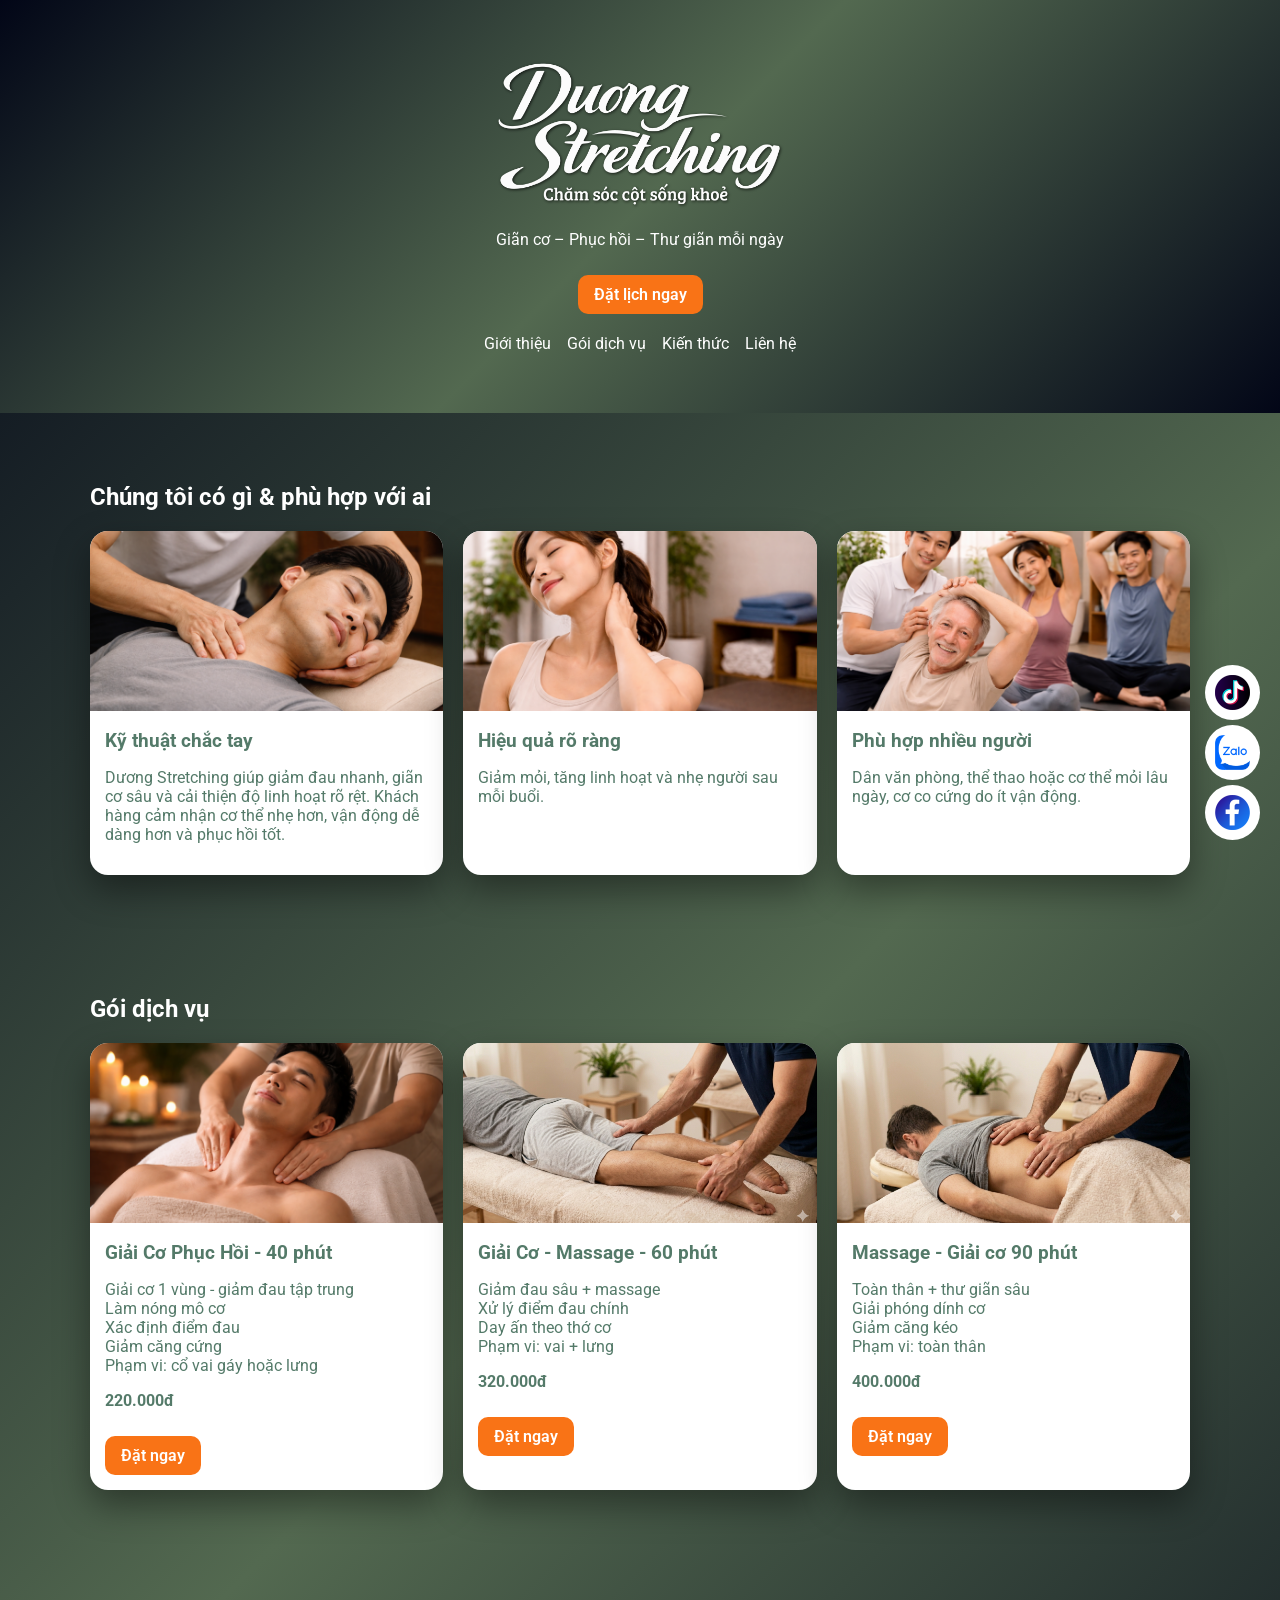
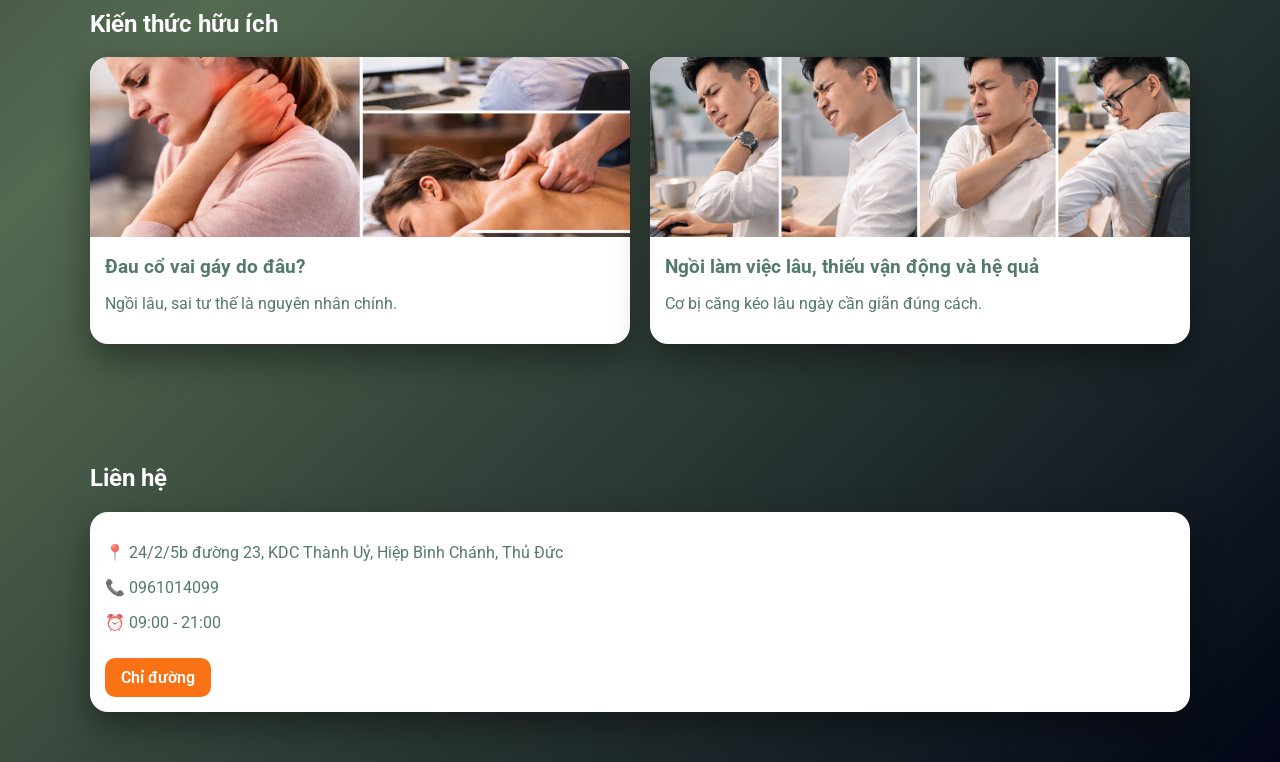
<file: index.html>
<!DOCTYPE html>
<html lang="vi">
<head>
<meta charset="UTF-8">
<meta name="viewport" content="width=device-width, initial-scale=1.0">
<title>Dương Stretching</title>

<link rel="preconnect" href="https://fonts.googleapis.com">
<link rel="preconnect" href="https://fonts.gstatic.com" crossorigin>
<link href="https://fonts.googleapis.com/css2?family=Roboto:ital,wght@0,100..900;1,100..900&display=swap" rel="stylesheet">
  
<style>
body{
  margin:0;
  font-family: "Roboto", sans-serif;
  background:linear-gradient(135deg,#020617,#536950,#020617);
  color:#ffffff;
  -webkit-font-smoothing: antialiased;
  -moz-osx-font-smoothing: grayscale;
}
/* HEADER */
header{
  padding:60px 20px;
  text-align:center;background:linear-gradient(135deg,#020617,#536950,#020617);
}

h1{font-size:42px;margin:0}
.highlight{color:#fff}
p{
  color:#21523cc4;
  opacity:1;
}
nav{
  margin-top:20px;
  display:flex;
  justify-content:center;
  flex-wrap:nowrap;
  overflow-x:auto;
  scroll-behavior:smooth;
}

nav a{
  margin:0 8px;
  color:#ffffff;
  text-decoration:none;
  white-space:nowrap;
  flex-shrink:0;
}
nav a:hover{color:#f97316}

/* SECTION */
section{
  padding:50px 20px;
  max-width:1100px;
  margin:auto;
}

.grid{
  display:grid;
  grid-template-columns:repeat(auto-fit,minmax(280px,1fr));
  gap:20px;
}

/* CARD */
.card{
  background:#ffffff;
  border-radius:18px;
  overflow:hidden;
  box-shadow:0 15px 35px rgba(0,0,0,0.4);
  transition:0.3s;
  cursor:pointer;
}
.card:hover{
  transform:translateY(-8px) scale(1.02);
}
.no-click{
  cursor: default;
}

.no-click:hover{
  transform: none;
}
.card img{
  width:100%;
  height:180px;
  object-fit:cover;
}
.card-content{
  padding:15px;
  color:#21523cc4;
}
.card h3{margin:0 0 10px}

/* BUTTON */
.cta{
  display:inline-block;
  margin-top:10px;
  padding:10px 16px;
  background:#f97316;
  border-radius:10px;
  color:#fff;
  text-decoration:none;
  font-weight:600;
}

/* FLOAT BUTTON */
.float-btn{
  position:fixed;
  right:20px;
  width:55px;
  height:55px;
  border-radius:50%;
  display:flex;
  align-items:center;
  justify-content:center;
  z-index:999;

  animation: shake 6s infinite;
  will-change: transform;
}
.float-btn:hover{
  animation: shake 0.6s;
}
  @keyframes shake {
  0%, 90%, 100% { transform: translateX(0); }
  92% { transform: translateX(-3px); }
  94% { transform: translateX(3px); }
  96% { transform: translateX(-3px); }
  98% { transform: translateX(3px); }
}
  .float-btn img{
  width:35px;
  height:35px;
}
.tiktok{bottom:180px;background:#fff}
.zalo{bottom:120px;background:#fff}
.fb{bottom:60px;background:#fff}
/* FOOTER */
footer{
  text-align:center;
  padding:20px;
  background:#536950;
}
</style>
</head>

<body>

<header>
<img src="Logo.png" style="height:150px;" class="logo">
<p style="color:#ffffff;">
  Giãn cơ – Phục hồi – Thư giãn mỗi ngày
</p>
<a class="cta" href="https://zalo.me/0961014099">Đặt lịch ngay</a>

<nav>
<a href="#gioithieu">Giới thiệu</a>
<a href="#banggia">Gói dịch vụ</a>
<a href="#blog">Kiến thức</a>
<a href="#lienhe">Liên hệ</a>
</nav>
</header>

<!-- GIỚI THIỆU -->
<section id="gioithieu">
<h2>Chúng tôi có gì & phù hợp với ai</h2>

<div class="grid">

<div class="card no-click">
<img src="image/ky-thuat-chac-tay.png">
<div class="card-content">
<h3>Kỹ thuật chắc tay</h3>
<p>Dương Stretching giúp giảm đau nhanh, giãn cơ sâu và cải thiện độ linh hoạt rõ rệt. Khách hàng cảm nhận cơ thể nhẹ hơn, vận động dễ dàng hơn và phục hồi tốt.</p>
</div>
</div>
  
<div class="card no-click">
<img src="image/hieu-qua-ro-rang.png">
<div class="card-content">
<h3>Hiệu quả rõ ràng</h3>
<p>Giảm mỏi, tăng linh hoạt và nhẹ người sau mỗi buổi.</p>
</div>
</div>

<div class="card no-click">
<img src="image/phu-hop-voi-nhieu-nguoi.png">
<div class="card-content">
<h3>Phù hợp nhiều người</h3>
<p>Dân văn phòng, thể thao hoặc cơ thể mỏi lâu ngày, cơ co cứng do ít vận động.</p>
</div>
</div>

</div>
</section>

<!-- BẢNG GIÁ -->
<section id="banggia">
<h2>Gói dịch vụ</h2>

<div class="grid">

<div class="card no-click">
<img src="image/giai-co-phuc-hoi-40phut.png">
<div class="card-content">
<h3>Giải Cơ Phục Hồi - 40 phút</h3>
<p>Giải cơ 1 vùng - giảm đau tập trung<br>
Làm nóng mô cơ<br>
Xác định điểm đau<br>
Giảm căng cứng<br>
Phạm vi: cổ vai gáy hoặc lưng</p>
<p><strong>220.000đ</strong></p>
<a class="cta" href="https://zalo.me/0961014099">Đặt ngay</a>
</div>
</div>

<div class="card no-click">
<img src="image/giaico-massage-60phut.png">
<div class="card-content">
<h3>Giải Cơ - Massage - 60 phút</h3>
<p>Giảm đau sâu + massage<br>
Xử lý điểm đau chính<br>
Day ấn theo thớ cơ<br>
Phạm vi: vai + lưng</p>
<p><strong>320.000đ</strong></p>
<a class="cta" href="https://zalo.me/0961014099">Đặt ngay</a>
</div>
</div>

<div class="card no-click">
<img src="image/massage-giaico-90phut.png">
<div class="card-content">
<h3>Massage - Giải cơ 90 phút</h3>
<p>Toàn thân + thư giãn sâu<br>
Giải phóng dính cơ<br>
Giảm căng kéo<br>
Phạm vi: toàn thân</p>
<p><strong>400.000đ</strong></p>
<a class="cta" href="https://zalo.me/0961014099">Đặt ngay</a>
</div>
</div>

</div>
</section>

<!-- BLOG -->
<section id="blog">
<h2>Kiến thức hữu ích</h2>

<div class="grid">

<div class="card" onclick="window.location.href='dau-co-vai-gay.html'">
<img src="image/dau-co-vai-gay-do-dau.png">
<div class="card-content">
<h3>Đau cổ vai gáy do đâu?</h3>
<p>Ngồi lâu, sai tư thế là nguyên nhân chính.</p>
</div>
</div>

<div class="card" onclick="window.location.href='ngoi-lam-viec-lau.html'">
<img src="image/ngoi-lam-viec-lau.png">
<div class="card-content">
<h3>Ngồi làm việc lâu, thiếu vận động và hệ quả</h3>
<p>Cơ bị căng kéo lâu ngày cần giãn đúng cách.</p>
</div>
</div>

</div>
</section>

<!-- LIÊN HỆ -->
<section id="lienhe">
<h2>Liên hệ</h2>

<div class="card">
<div class="card-content">
<p>📍 24/2/5b đường 23, KDC Thành Uỷ, Hiệp Bình Chánh, Thủ Đức</p>
<p>📞 0961014099</p>
<p>⏰ 09:00 - 21:00</p>
<a class="cta" href="https://maps.app.goo.gl/8fhPczKwHspt1KxB7">Chỉ đường</a>
</div>
</div>

</section>

<!-- FLOAT BUTTON -->
<a class="float-btn tiktok" href="https://www.tiktok.com/@duongtrilieu94" target="blank"><img src="tiktok.png"></a>
<a class="float-btn zalo" href="https://zalo.me/0961014099" target="blank"><img src="zalo.png"></a>
<a class="float-btn fb" href="https://www.facebook.com/profile.php?id=100063481373618" target="blank"><img src="facebook.png"></a>
</body>
</html>
</file>
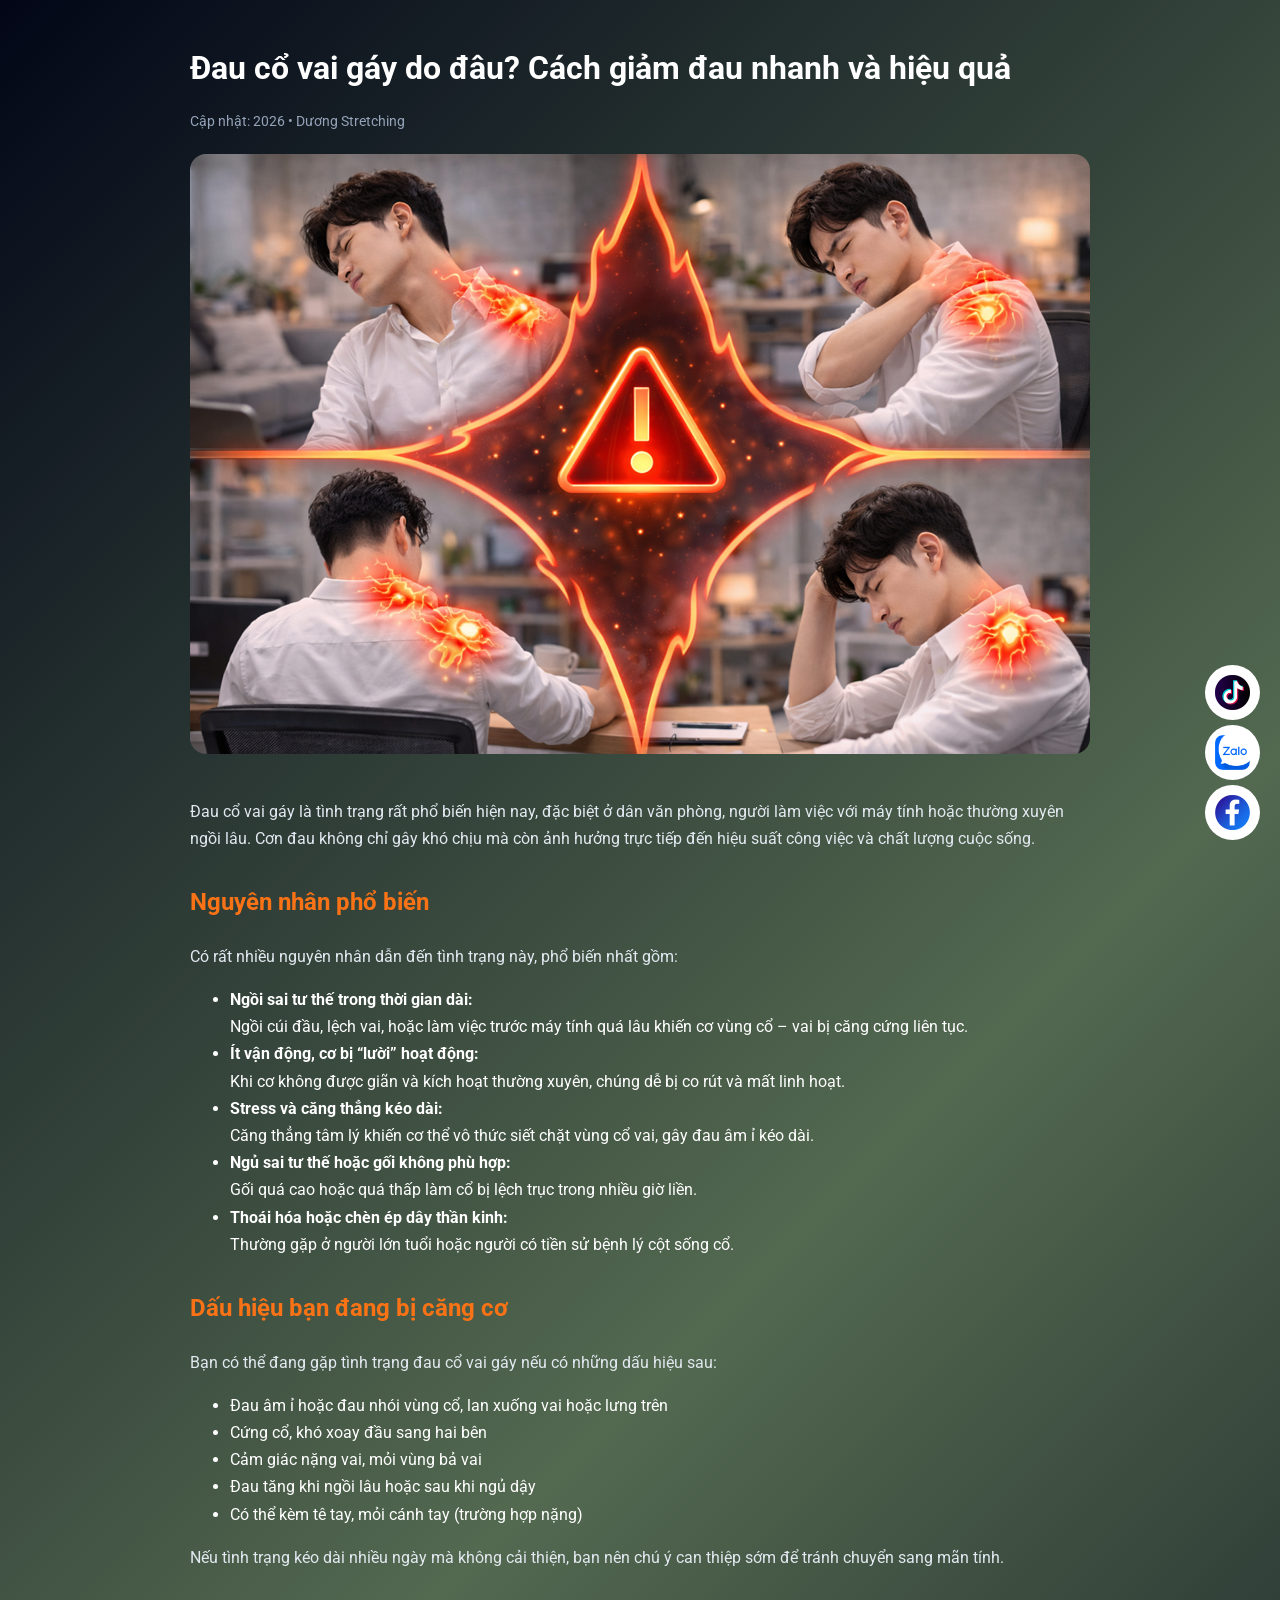
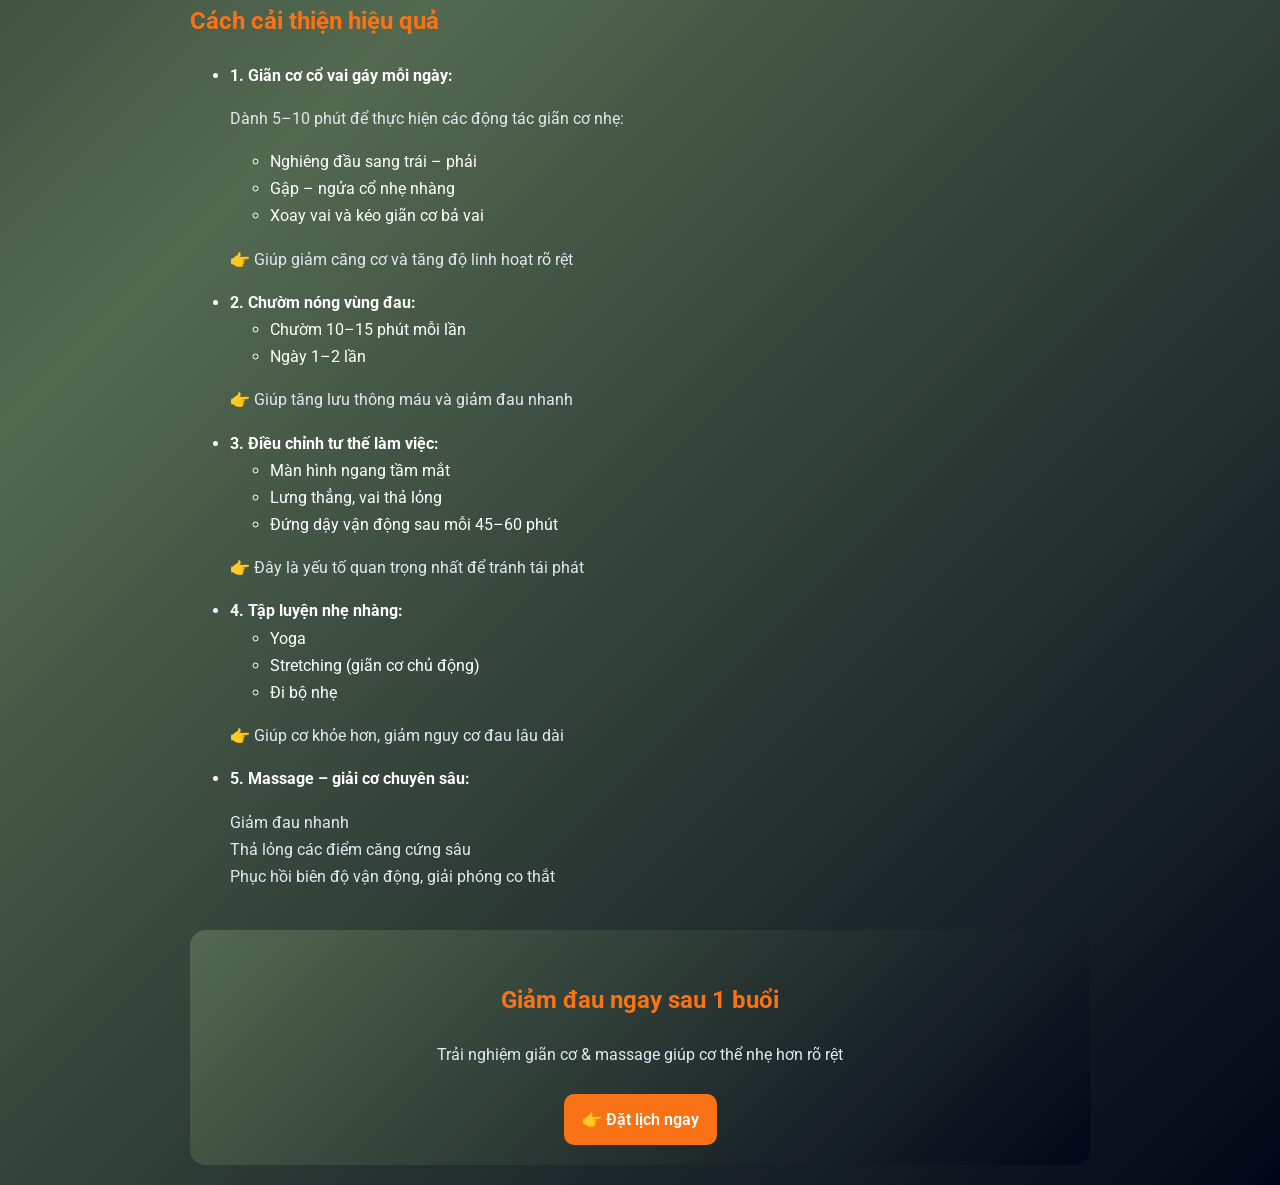
<file: dau-co-vai-gay.html>
<!DOCTYPE html>
<html lang="vi">
<head>
<link rel="stylesheet" href="style.css">
<meta charset="UTF-8">
<meta name="viewport" content="width=device-width, initial-scale=1.0">
<title>Đau cổ vai gáy – Nguyên nhân & cách cải thiện</title>

<link href="https://fonts.googleapis.com/css2?family=Roboto:wght@300;400;600;700&display=swap" rel="stylesheet">

<style>
body{
  margin:0;
  font-family:"Roboto",sans-serif;
  background:linear-gradient(135deg,#020617,#536950,#020617);
  color:#ffffff;
  line-height:1.7;
}
/* CONTAINER */
.container{
  max-width:900px;
  margin:auto;
  padding:20px;
}

/* TITLE */
h1{
  font-size:32px;
  margin-bottom:10px;
}

.meta{
  color:#94a3b8;
  font-size:14px;
  margin-bottom:20px;
}

/* IMAGE */
.hero-img{
  width:100%;
  border-radius:16px;
  margin-bottom:20px;
}

/* CONTENT */
h2{
  margin-top:30px;
  color:#f97316;
}

p{
  color:#e2e8f0;
}

/* CTA BOX */
.cta-box{
  margin-top:40px;
  padding:20px;
  background:linear-gradient(135deg,#536950,#020617);
  border-radius:16px;
  text-align:center;
}

.cta-btn{
  display:inline-block;
  margin-top:10px;
  padding:12px 18px;
  background:#f97316;
  color:#fff;
  border-radius:10px;
  text-decoration:none;
  font-weight:600;
}

/* BACK */
.back{
  display:inline-block;
  margin-top:30px;
  color:#94a3b8;
  text-decoration:none;
}
</style>
</head>

<body>

<div class="container">

<h1>Đau cổ vai gáy do đâu? Cách giảm đau nhanh và hiệu quả</h1>
<p class="meta">Cập nhật: 2026 • Dương Stretching</p>

<img class="hero-img" src="image/dau-co-vai-gay-do-dau-cach-khac-phuc.png">

<p>
Đau cổ vai gáy là tình trạng rất phổ biến hiện nay, đặc biệt ở dân văn phòng, 
  người làm việc với máy tính hoặc thường xuyên ngồi lâu. 
  Cơn đau không chỉ gây khó chịu mà còn ảnh hưởng trực tiếp đến hiệu suất công việc và chất lượng cuộc sống.
</p>

<h2>Nguyên nhân phổ biến</h2>
<p>Có rất nhiều nguyên nhân dẫn đến tình trạng này, phổ biến nhất gồm:</p>

<ul>
  <li>
    <strong>Ngồi sai tư thế trong thời gian dài:</strong><br>
    Ngồi cúi đầu, lệch vai, hoặc làm việc trước máy tính quá lâu khiến cơ vùng cổ – vai bị căng cứng liên tục.
  </li>

  <li>
    <strong>Ít vận động, cơ bị “lười” hoạt động:</strong><br>
    Khi cơ không được giãn và kích hoạt thường xuyên, chúng dễ bị co rút và mất linh hoạt.
  </li>

  <li>
    <strong>Stress và căng thẳng kéo dài:</strong><br>
    Căng thẳng tâm lý khiến cơ thể vô thức siết chặt vùng cổ vai, gây đau âm ỉ kéo dài.
  </li>

  <li>
    <strong>Ngủ sai tư thế hoặc gối không phù hợp:</strong><br>
    Gối quá cao hoặc quá thấp làm cổ bị lệch trục trong nhiều giờ liền.
  </li>

  <li>
    <strong>Thoái hóa hoặc chèn ép dây thần kinh:</strong><br>
    Thường gặp ở người lớn tuổi hoặc người có tiền sử bệnh lý cột sống cổ.
  </li>
</ul>



<h2>Dấu hiệu bạn đang bị căng cơ</h2>
<p>Bạn có thể đang gặp tình trạng đau cổ vai gáy nếu có những dấu hiệu sau:</p>

<ul>
  <li>Đau âm ỉ hoặc đau nhói vùng cổ, lan xuống vai hoặc lưng trên</li>
  <li>Cứng cổ, khó xoay đầu sang hai bên</li>
  <li>Cảm giác nặng vai, mỏi vùng bả vai</li>
  <li>Đau tăng khi ngồi lâu hoặc sau khi ngủ dậy</li>
  <li>Có thể kèm tê tay, mỏi cánh tay (trường hợp nặng)</li>
</ul>

<p>Nếu tình trạng kéo dài nhiều ngày mà không cải thiện, bạn nên chú ý can thiệp sớm để tránh chuyển sang mãn tính.</p>



<h2>Cách cải thiện hiệu quả</h2>

<ul>
  <li>
    <strong>1. Giãn cơ cổ vai gáy mỗi ngày:</strong>
    <p>Dành 5–10 phút để thực hiện các động tác giãn cơ nhẹ:</p>
    <ul>
      <li>Nghiêng đầu sang trái – phải</li>
      <li>Gập – ngửa cổ nhẹ nhàng</li>
      <li>Xoay vai và kéo giãn cơ bả vai</li>
    </ul>
    <p>👉 Giúp giảm căng cơ và tăng độ linh hoạt rõ rệt</p>
  </li>

  <li>
    <strong>2. Chườm nóng vùng đau:</strong>
    <ul>
      <li>Chườm 10–15 phút mỗi lần</li>
      <li>Ngày 1–2 lần</li>
    </ul>
    <p>👉 Giúp tăng lưu thông máu và giảm đau nhanh</p>
  </li>

  <li>
    <strong>3. Điều chỉnh tư thế làm việc:</strong>
    <ul>
      <li>Màn hình ngang tầm mắt</li>
      <li>Lưng thẳng, vai thả lỏng</li>
      <li>Đứng dậy vận động sau mỗi 45–60 phút</li>
    </ul>
    <p>👉 Đây là yếu tố quan trọng nhất để tránh tái phát</p>
  </li>

  <li>
    <strong>4. Tập luyện nhẹ nhàng:</strong>
    <ul>
      <li>Yoga</li>
      <li>Stretching (giãn cơ chủ động)</li>
      <li>Đi bộ nhẹ</li>
    </ul>
    <p>👉 Giúp cơ khỏe hơn, giảm nguy cơ đau lâu dài</p>
  </li>

  <li>
    <strong>5. Massage – giải cơ chuyên sâu:</strong>
    <p>
      Giảm đau nhanh<br>
      Thả lỏng các điểm căng cứng sâu<br>
      Phục hồi biên độ vận động, giải phóng co thắt
    </p>
  </li>
</ul>
<div class="cta-box">
<h2>Giảm đau ngay sau 1 buổi</h2>
<p>Trải nghiệm giãn cơ & massage giúp cơ thể nhẹ hơn rõ rệt</p>

<a class="cta-btn" href="https://zalo.me/0961014099">
👉 Đặt lịch ngay
</a>
</div>
<a class="float-btn tiktok" href="https://www.tiktok.com/@duongtrilieu94" target="blank"><img src="tiktok.png"></a>
<a class="float-btn zalo" href="https://zalo.me/0961014099" target="blank"><img src="zalo.png"></a>
<a class="float-btn fb" href="https://www.facebook.com/profile.php?id=100063481373618" target="blank"><img src="facebook.png"></a>
</div>

</body>
</html>
</file>
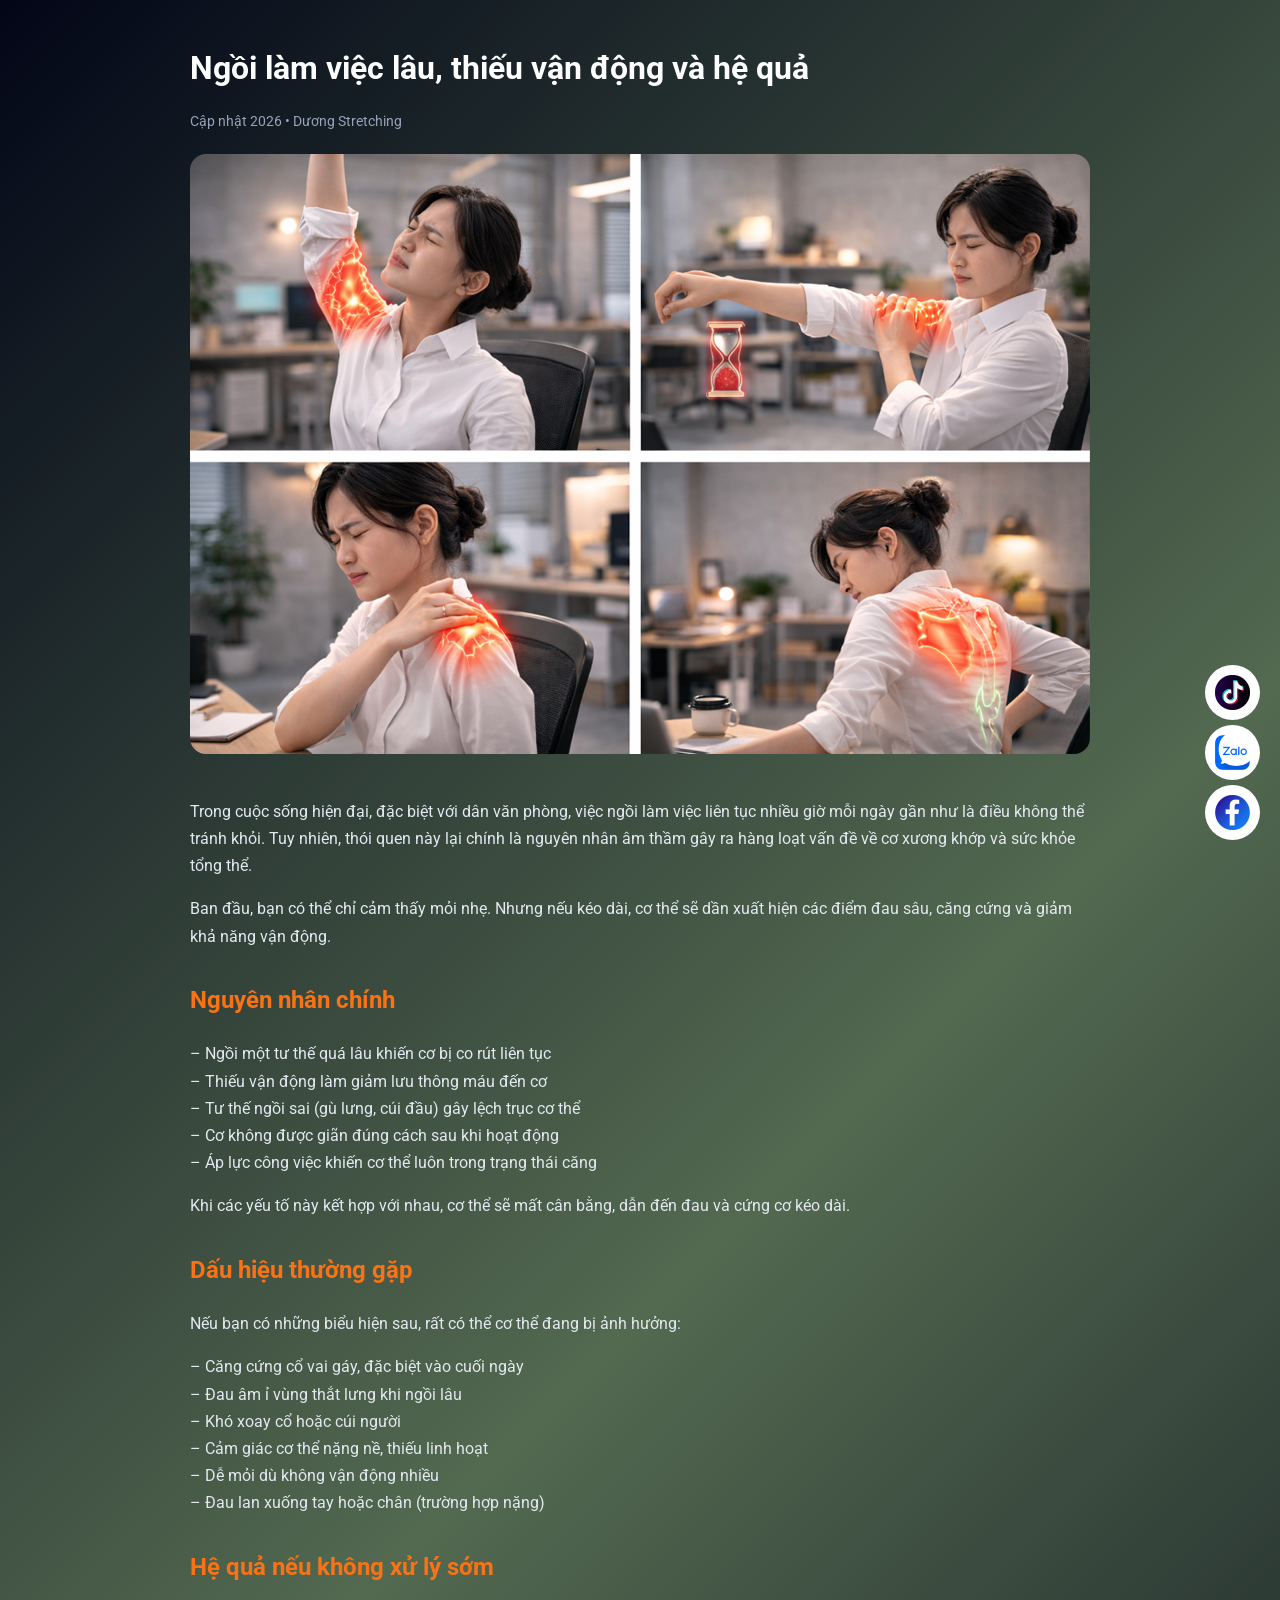
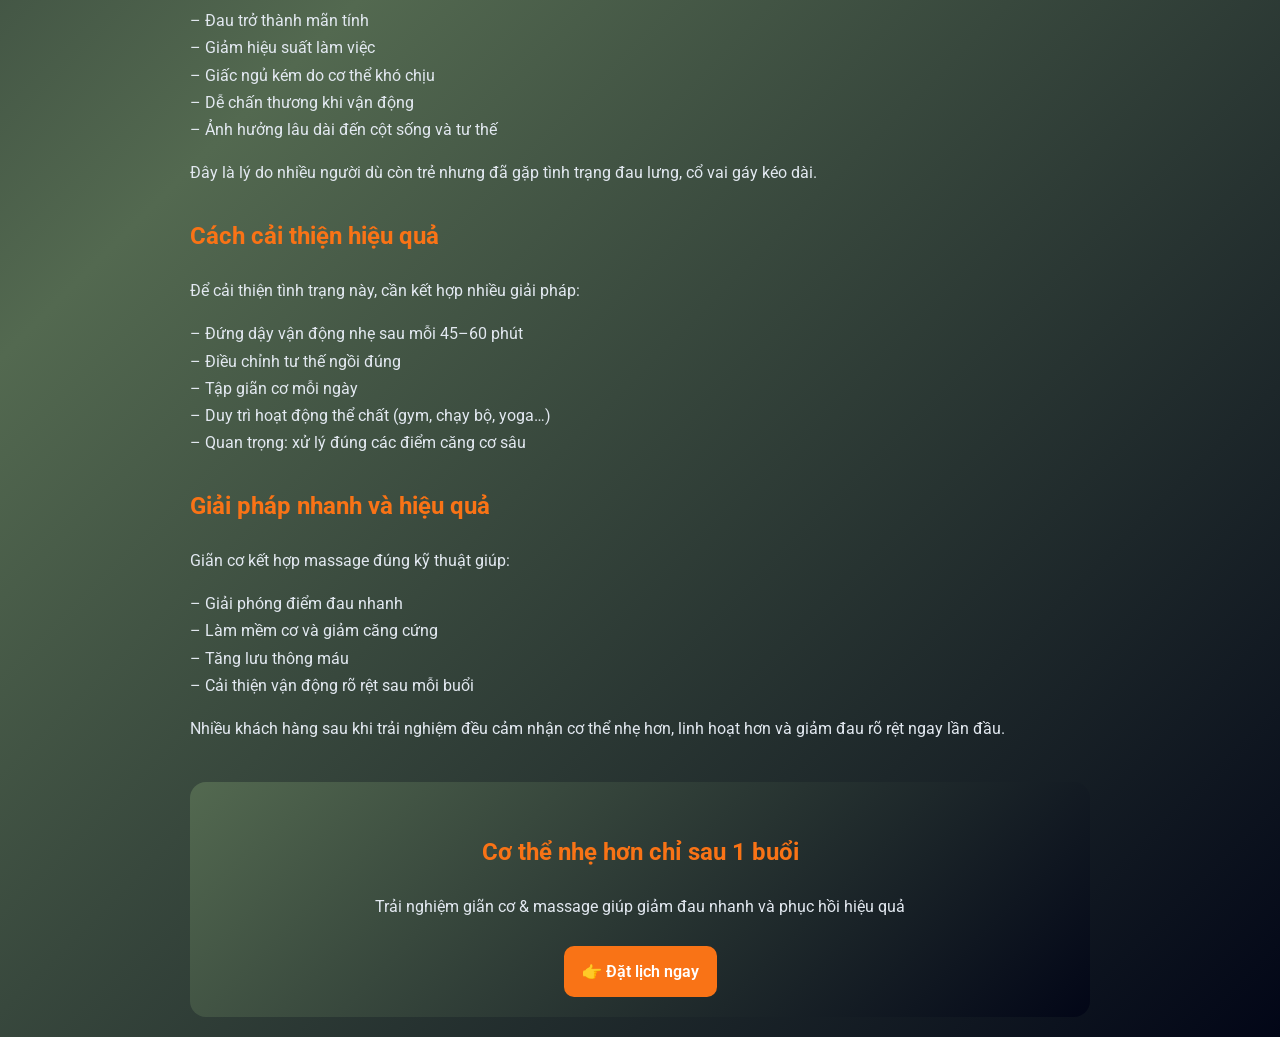
<file: ngoi-lam-viec-lau.html>
<!DOCTYPE html>
<html lang="vi">
<head>
<link rel="stylesheet" href="style.css">
<meta charset="UTF-8">
<meta name="viewport" content="width=device-width, initial-scale=1.0">
<title>Ngồi làm việc lâu, thiếu vận động và hệ quả</title>

<link href="https://fonts.googleapis.com/css2?family=Roboto:wght@300;400;600;700&display=swap" rel="stylesheet">

<style>
body{
  margin:0;
  font-family:"Roboto",sans-serif;
  background:linear-gradient(135deg,#020617,#536950,#020617);
  color:#ffffff;
  line-height:1.7;
}

/* CONTAINER */
.container{
  max-width:900px;
  margin:auto;
  padding:20px;
}

/* TITLE */
h1{
  font-size:32px;
  margin-bottom:10px;
}

.meta{
  color:#94a3b8;
  font-size:14px;
  margin-bottom:20px;
}

/* IMAGE */
.hero-img{
  width:100%;
  border-radius:16px;
  margin-bottom:20px;
}

/* CONTENT */
h2{
  margin-top:30px;
  color:#f97316;
}

p{
  color:#e2e8f0;
}

/* CTA */
.cta-box{
  margin-top:40px;
  padding:20px;
  background:linear-gradient(135deg,#536950,#020617);
  border-radius:16px;
  text-align:center;
}

.cta-btn{
  display:inline-block;
  margin-top:10px;
  padding:12px 18px;
  background:#f97316;
  color:#fff;
  border-radius:10px;
  text-decoration:none;
  font-weight:600;
}

/* BACK */
.back{
  display:inline-block;
  margin-top:30px;
  color:#94a3b8;
  text-decoration:none;
}
</style>
</head>

<body>

<div class="container">

<h1>Ngồi làm việc lâu, thiếu vận động và hệ quả</h1>
<p class="meta">Cập nhật 2026 • Dương Stretching</p>

<img class="hero-img" src="image/thieu-van-dong-va-he-qua.png">

<p>
Trong cuộc sống hiện đại, đặc biệt với dân văn phòng, việc ngồi làm việc liên tục nhiều giờ mỗi ngày gần như là điều không thể tránh khỏi. Tuy nhiên, thói quen này lại chính là nguyên nhân âm thầm gây ra hàng loạt vấn đề về cơ xương khớp và sức khỏe tổng thể.
</p>

<p>
Ban đầu, bạn có thể chỉ cảm thấy mỏi nhẹ. Nhưng nếu kéo dài, cơ thể sẽ dần xuất hiện các điểm đau sâu, căng cứng và giảm khả năng vận động.
</p>

<h2>Nguyên nhân chính</h2>

<p>
– Ngồi một tư thế quá lâu khiến cơ bị co rút liên tục<br>
– Thiếu vận động làm giảm lưu thông máu đến cơ<br>
– Tư thế ngồi sai (gù lưng, cúi đầu) gây lệch trục cơ thể<br>
– Cơ không được giãn đúng cách sau khi hoạt động<br>
– Áp lực công việc khiến cơ thể luôn trong trạng thái căng
</p>

<p>
Khi các yếu tố này kết hợp với nhau, cơ thể sẽ mất cân bằng, dẫn đến đau và cứng cơ kéo dài.
</p>

<h2>Dấu hiệu thường gặp</h2>

<p>
Nếu bạn có những biểu hiện sau, rất có thể cơ thể đang bị ảnh hưởng:
</p>

<p>
– Căng cứng cổ vai gáy, đặc biệt vào cuối ngày<br>
– Đau âm ỉ vùng thắt lưng khi ngồi lâu<br>
– Khó xoay cổ hoặc cúi người<br>
– Cảm giác cơ thể nặng nề, thiếu linh hoạt<br>
– Dễ mỏi dù không vận động nhiều<br>
– Đau lan xuống tay hoặc chân (trường hợp nặng)
</p>

<h2>Hệ quả nếu không xử lý sớm</h2>

<p>
– Đau trở thành mãn tính<br>
– Giảm hiệu suất làm việc<br>
– Giấc ngủ kém do cơ thể khó chịu<br>
– Dễ chấn thương khi vận động<br>
– Ảnh hưởng lâu dài đến cột sống và tư thế
</p>

<p>
Đây là lý do nhiều người dù còn trẻ nhưng đã gặp tình trạng đau lưng, cổ vai gáy kéo dài.
</p>

<h2>Cách cải thiện hiệu quả</h2>

<p>
Để cải thiện tình trạng này, cần kết hợp nhiều giải pháp:
</p>

<p>
– Đứng dậy vận động nhẹ sau mỗi 45–60 phút<br>
– Điều chỉnh tư thế ngồi đúng<br>
– Tập giãn cơ mỗi ngày<br>
– Duy trì hoạt động thể chất (gym, chạy bộ, yoga…)<br>
– Quan trọng: xử lý đúng các điểm căng cơ sâu
</p>

<h2>Giải pháp nhanh và hiệu quả</h2>

<p>
Giãn cơ kết hợp massage đúng kỹ thuật giúp:
</p>

<p>
– Giải phóng điểm đau nhanh<br>
– Làm mềm cơ và giảm căng cứng<br>
– Tăng lưu thông máu<br>
– Cải thiện vận động rõ rệt sau mỗi buổi
</p>

<p>
Nhiều khách hàng sau khi trải nghiệm đều cảm nhận cơ thể nhẹ hơn, linh hoạt hơn và giảm đau rõ rệt ngay lần đầu.
</p>

<div class="cta-box">
<h2>Cơ thể nhẹ hơn chỉ sau 1 buổi</h2>
<p>Trải nghiệm giãn cơ & massage giúp giảm đau nhanh và phục hồi hiệu quả</p>

<a class="cta-btn" href="https://zalo.me/0961014099">
👉 Đặt lịch ngay
</a>
</div>
<a class="float-btn tiktok" href="https://www.tiktok.com/@duongtrilieu94" target="blank"><img src="tiktok.png"></a>
<a class="float-btn zalo" href="https://zalo.me/0961014099" target="blank"><img src="zalo.png"></a>
<a class="float-btn fb" href="https://www.facebook.com/profile.php?id=100063481373618" target="blank"><img src="facebook.png"></a>
</div>

</body>
</html>
</file>
<file: style.css>
.float-btn{
  position:fixed;
  right:20px;
  width:55px;
  height:55px;
  border-radius:50%;
  display:flex;
  align-items:center;
  justify-content:center;
  z-index:999;

  animation: shake 6s infinite;
  will-change: transform;
}
.float-btn:hover{
  animation: shake 0.6s;
}
  @keyframes shake {
  0%, 90%, 100% { transform: translateX(0); }
  92% { transform: translateX(-3px); }
  94% { transform: translateX(3px); }
  96% { transform: translateX(-3px); }
  98% { transform: translateX(3px); }
}
  .float-btn img{
  width:35px;
  height:35px;
}
.tiktok{bottom:180px;background:#fff}
.zalo{bottom:120px;background:#fff}
.fb{bottom:60px;background:#fff}
</file>
